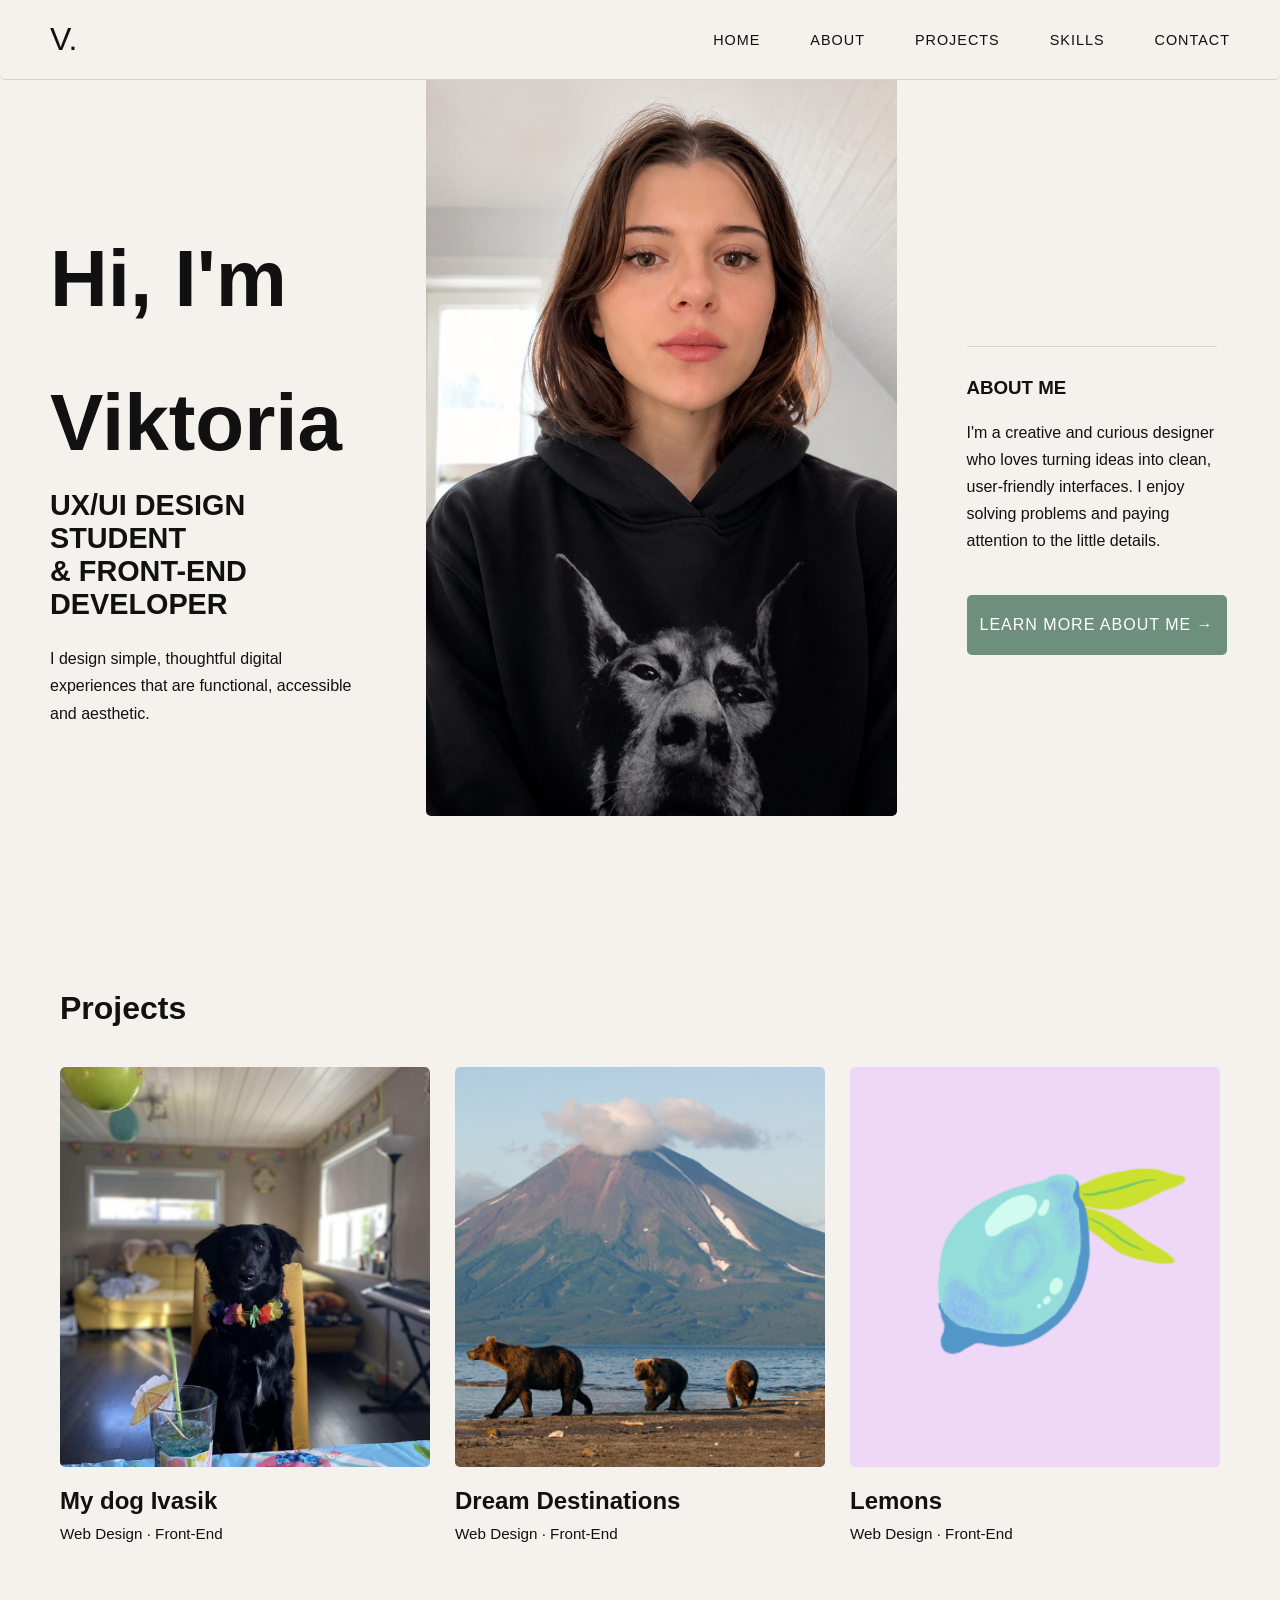
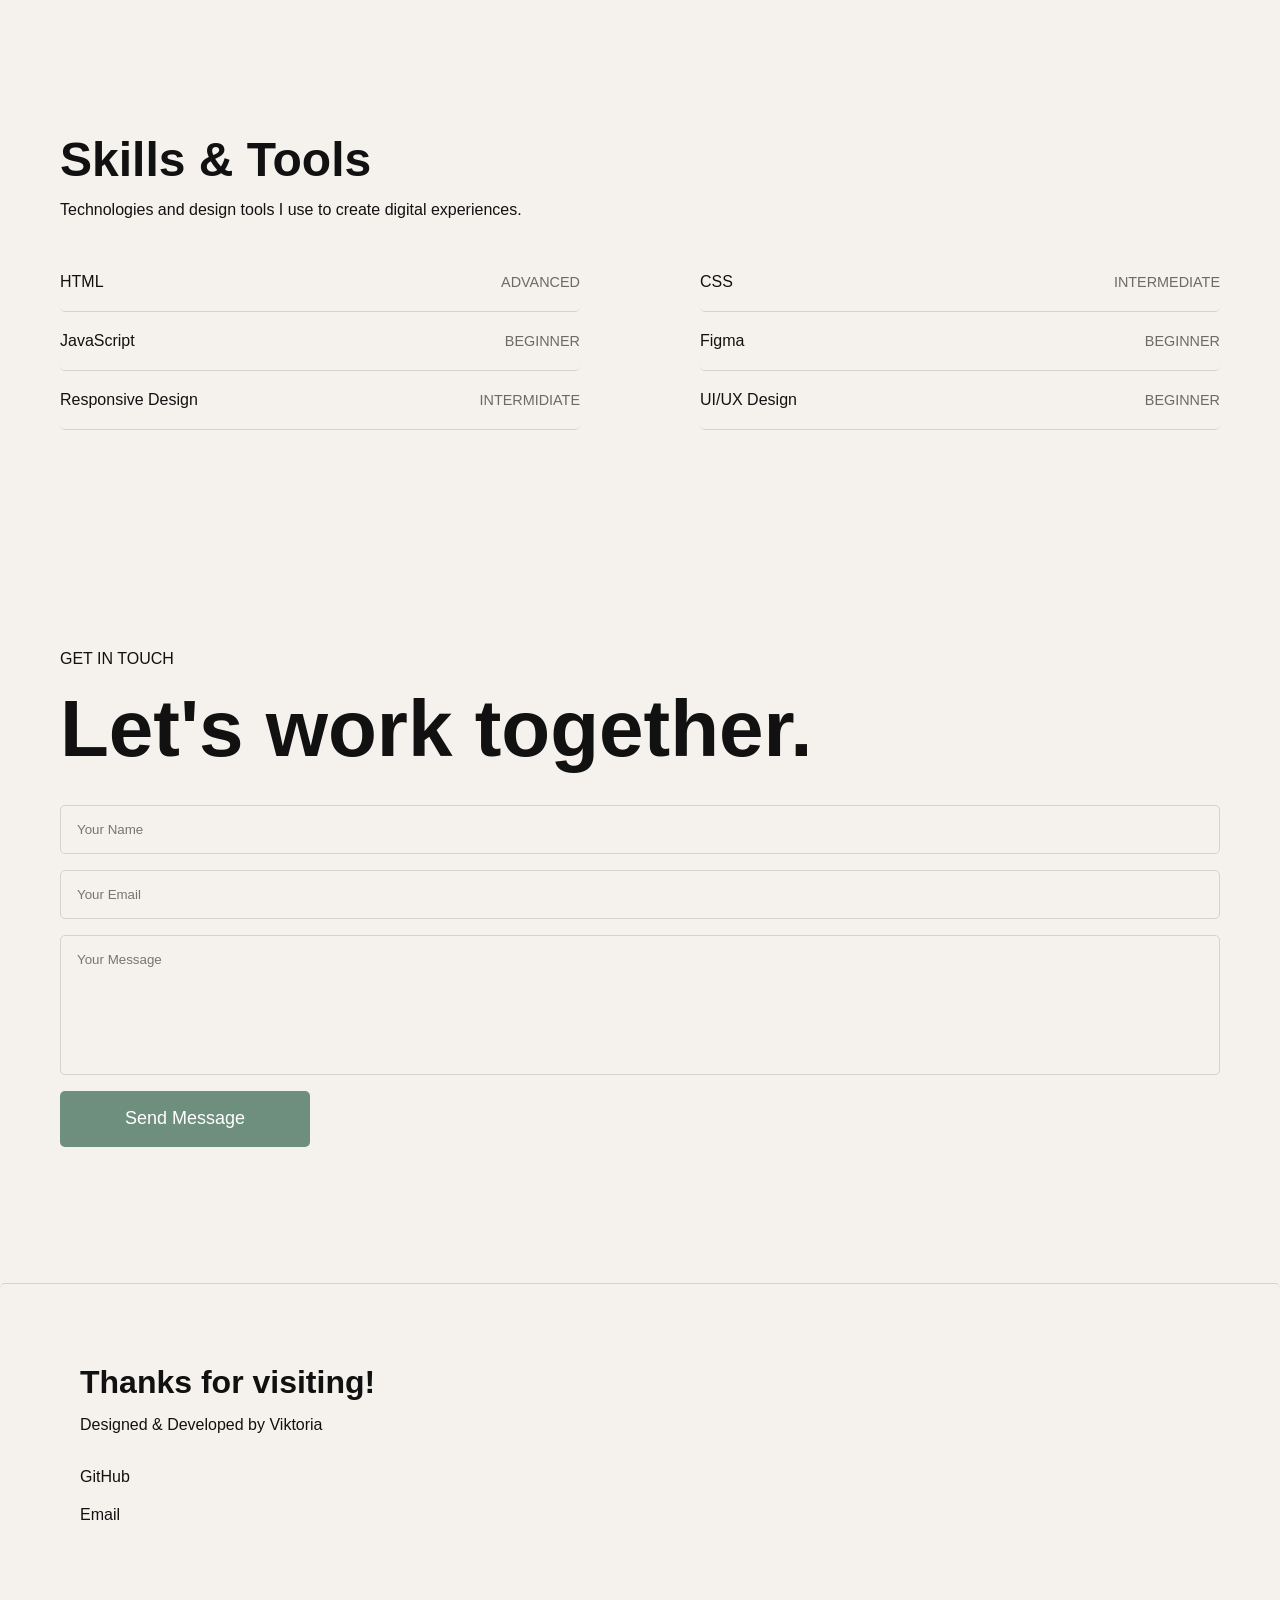
<file: index.html>
<!DOCTYPE html>
<html lang="en">
<head>
    <meta charset="UTF-8">
    <meta name="viewport" content="width=device-width, initial-scale=1.0">
    <title>My Portfolio</title>
    <link rel="stylesheet" href="styles.css">
</head>
<body>
    <header class="navbar">
        <a href="index.html" class="logo">V.</a>
        <nav class="desktop-nav" aria-label="Primary navigation">
            <a href="index.html">Home</a>
            <a href="about.html">About</a>
            <a href="index.html#projects">Projects</a>
            <a href="index.html#skills">Skills</a>
            <a href="index.html#contact">Contact</a>
        </nav>
        <div class="menu-icon" aria-label="Open navigation menu">☰</div>
        <div class="mobile-menu" aria-label="Mobile navigation">
            <button class="close-menu" aria-label="Close navigation menu">✕</button>
            <a href="index.html">Home</a>
            <a href="about.html">About</a>
            <a href="index.html#projects">Projects</a>
            <a href="index.html#skills">Skills</a>
            <a href="index.html#contact">Contact</a>
        </div>
    </header>
    <main>
        <section id="home" class="hero">
            <div class="hero-left">
                <h1>
                    Hi, I'm
                    <br>
                    <br>
                    Viktoria
                </h1>
                <h2>
                    UX/UI DESIGN STUDENT<br>
                    & FRONT-END DEVELOPER
                </h2>
                <p>
                    I design simple, thoughtful digital experiences
                    that are functional, accessible and aesthetic.
                </p>
            </div>
            <div class="hero-image">
                <img src="images/profile.png" alt="A profile picture of me">
            </div>
            <div class="hero-right">
                <div class="line"></div>
                <h3>ABOUT ME</h3>
                <p>
                    I'm a creative and curious designer who loves
                    turning ideas into clean, user-friendly interfaces.
                    I enjoy solving problems and paying attention to
                    the little details.
                </p>
                <a href="about.html" class="about-btn">
                    Learn More About Me →
                </a>
            </div>
        </section>
        <section id="projects" class="projects">
            <div class="projects-header">
                <h2>Projects</h2>
            </div>
            <div class="projects-grid">
                <article class="project-card" onclick="window.open('https://vikrei.github.io/dog-website/', '_blank')">
                    <img src="images/project1.png" alt="Picture of my dog Ivasik">
                    <div class="project-info">
                        <h3>My dog Ivasik</h3>
                        <p>Web Design · Front-End</p>
                    </div>
                </article>
                <article class="project-card" onclick="window.open('https://es-d-9661738620260603-019d8218-bced-7a7c-9b82-9750564d0180.codepen.dev/', '_blank')">
                    <img src="images/project2.png" alt="Picture of brown bears with volcano in the background">
                    <div class="project-info">
                        <h3>Dream Destinations</h3>
                        <p>Web Design · Front-End</p>
                    </div>
                </article>
                <article class="project-card" onclick="window.open('https://codepen.io/Victoria-Rein/full/QwEgPPG', '_blank')">
                    <img src="images/project3.png" alt="Illustration of a blue lemon">  
                    <div class="project-info">
                        <h3>Lemons</h3>
                        <p>Web Design · Front-End</p>
                    </div>
                </article>
            </div>
        </section>
        <section id="skills" class="skills">
            <div class="skills-header">
                <h2>Skills & Tools</h2>
                <p>Technologies and design tools I use to create digital experiences.</p>
            </div>
            <div class="skills-grid">
                <div class="skill-item">
                    <span>HTML</span>
                    <span>Advanced</span>
                </div>
                <div class="skill-item">
                    <span>CSS</span>
                    <span>Intermediate</span>
                </div>
                <div class="skill-item">
                    <span>JavaScript</span>
                    <span>Beginner</span>
                </div>
                <div class="skill-item">
                    <span>Figma</span>
                    <span>Beginner</span>
                </div>
                <div class="skill-item">
                    <span>Responsive Design</span>
                    <span>Intermidiate</span>
                </div>
                <div class="skill-item">
                    <span>UI/UX Design</span>
                    <span>Beginner</span>
                </div>
            </div>
        </section>
        <section id="contact" class="contact">
            <p class="contact-small">GET IN TOUCH</p>
            <h2>Let's work together.</h2>
            <form id="contactForm" class="contact-form">
                <input type="text" id="name" placeholder="Your Name">
                <input type="email" id="email" placeholder="Your Email">
                <textarea id="message" placeholder="Your Message"></textarea>
                <button type="submit">Send Message</button>
                <p id="formMessage"></p>
            </form>
        </section>
    </main>
    <footer class="footer">
        <div class="footer-info">
            <h2>Thanks for visiting!</h2>
            <p>Designed & Developed by Viktoria</p>
        </div>
        <div class="footer-links">
            <a href="https://github.com/vikrei">GitHub</a>
            <a href="mailto:reinviktorija@gmail.com">Email</a>
        </div>
    </footer>
    <script src="script.js"></script>
</body>
</html>
</file>
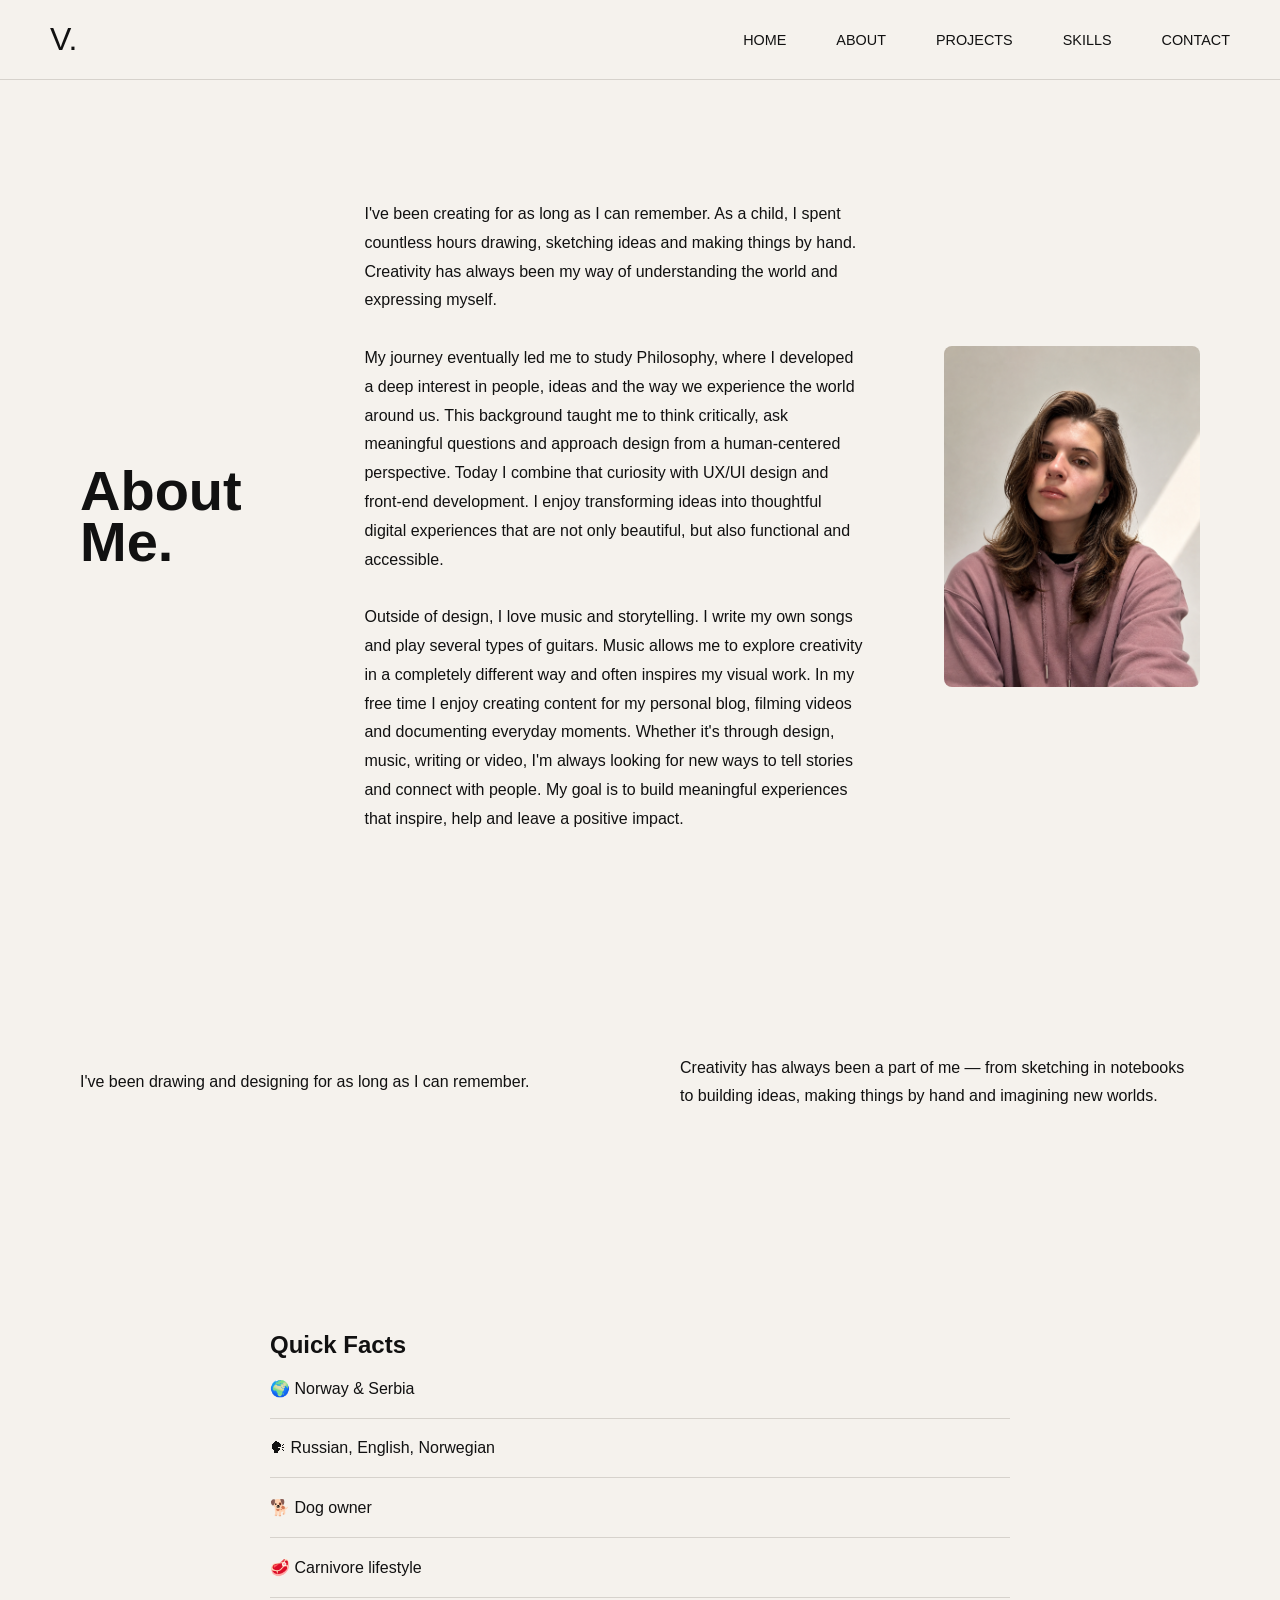
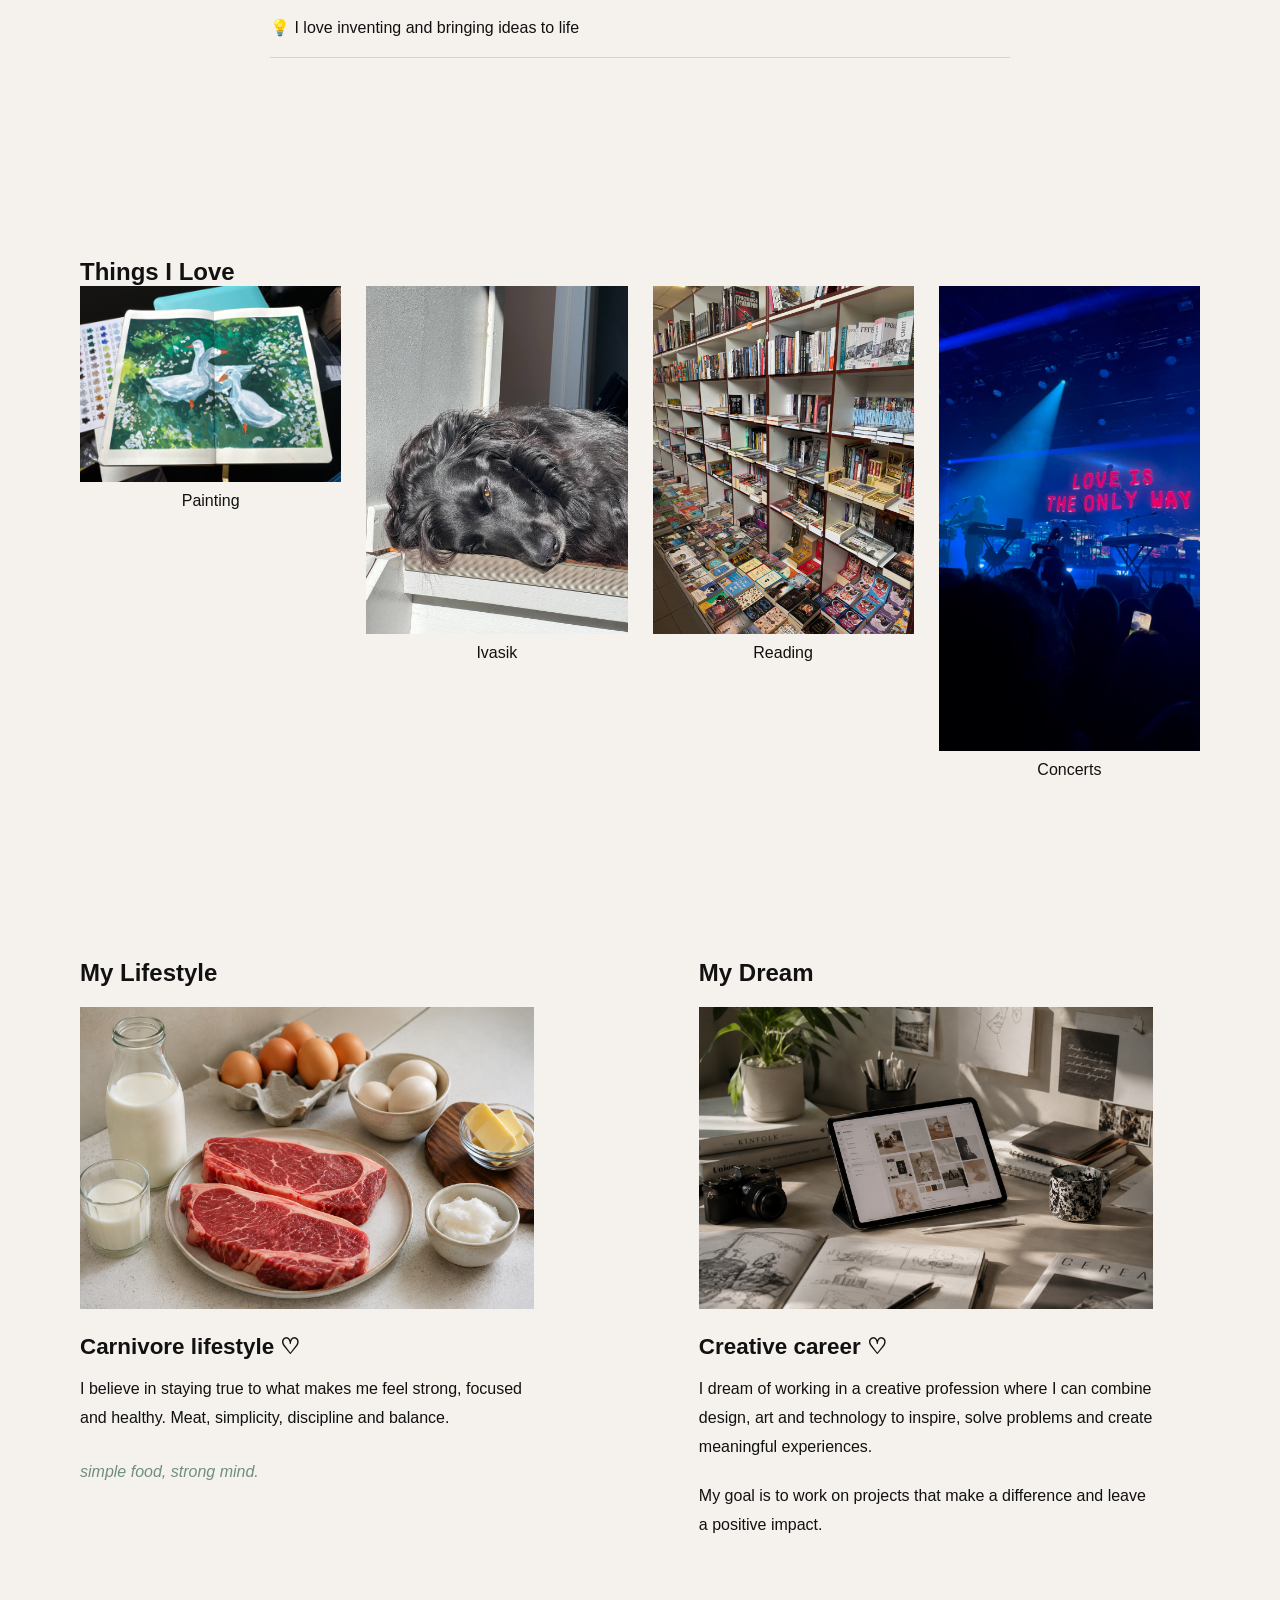
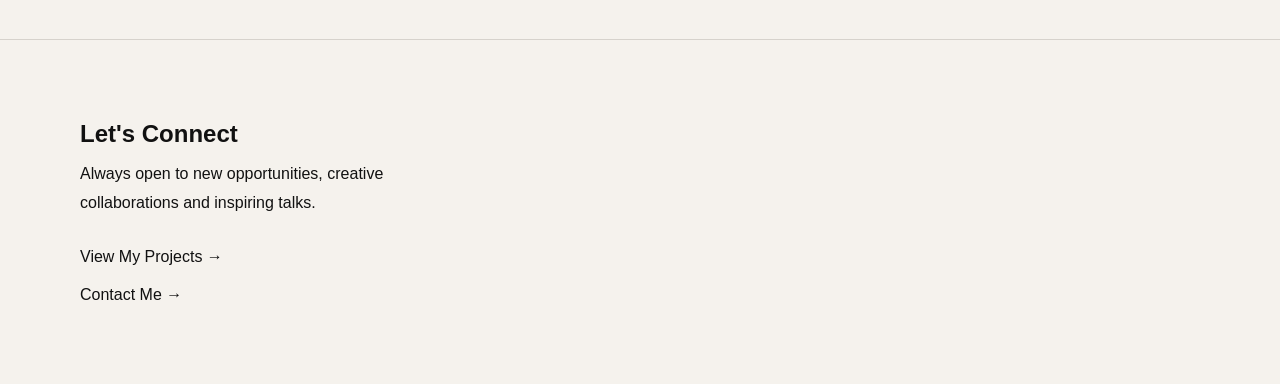
<file: about.html>
<!DOCTYPE html>
<html lang="en">
<head>
    <meta charset="UTF-8">
    <meta name="viewport" content="width=device-width, initial-scale=1.0">
    <title>About Me</title>
    <meta name="description"
    content="Portfolio website of Viktoria Rein, UX/UI design student and front-end developer.">
    <link rel="stylesheet" href="about.css">
</head>
<body>
    <header class="navbar">
        <a href="index.html" class="logo">V.</a>
        <nav class="desktop-nav" aria-label="Primary navigation">
            <a href="index.html">Home</a>
            <a href="about.html">About</a>
            <a href="index.html#projects">Projects</a>
            <a href="index.html#skills">Skills</a>
            <a href="index.html#contact">Contact</a>
        </nav>
        <div class="menu-icon" aria-label="Open navigation menu">☰</div>
        <div class="mobile-menu" aria-label="Mobile navigation">
            <button class="close-menu" aria-label="Close navigation menu">✕</button>
            <a href="index.html">Home</a>
            <a href="about.html">About</a>
            <a href="index.html#projects">Projects</a>
            <a href="index.html#skills">Skills</a>
            <a href="index.html#contact">Contact</a>
        </div>
    </header>
    <main class="about-page">
        <section class="about-hero">
            <div class="about-title">
                <h1>
                    About<br>
                    Me.
                </h1>
            </div>
            <p class="about-text">
                I've been creating for as long as I can remember.
                As a child, I spent countless hours drawing, sketching ideas and making things by hand. Creativity has always been my way of understanding the world and expressing myself.
                <br>
                <br>
                My journey eventually led me to study Philosophy, where I developed a deep interest in people, ideas and the way we experience the world around us. This background taught me to think critically, ask meaningful questions and approach design from a human-centered perspective.
                Today I combine that curiosity with UX/UI design and front-end development. I enjoy transforming ideas into thoughtful digital experiences that are not only beautiful, but also functional and accessible.
                <br>
                <br>    
                Outside of design, I love music and storytelling. I write my own songs and play several types of guitars. Music allows me to explore creativity in a completely different way and often inspires my visual work.
                In my free time I enjoy creating content for my personal blog, filming videos and documenting everyday moments. Whether it's through design, music, writing or video, I'm always looking for new ways to tell stories and connect with people.
                My goal is to build meaningful experiences that inspire, help and leave a positive impact.
            </p>
            <div class="about-photo">   
                <img src="images/about-photo.png" alt="A photo of me">
            </div>
        </section>
        <section class="story">
            <p>
            I've been drawing and designing for as long as I can remember.
            </p>
            <p>
            Creativity has always been a part of me —
            from sketching in notebooks to building ideas,
            making things by hand and imagining new worlds.
            </p>
        </section>
        <section class="facts">
            <h2>Quick Facts</h2>
            <div class="fact">
            🌍 Norway & Serbia
            </div>
            <div class="fact">
            🗣 Russian, English, Norwegian
            </div>
            <div class="fact">
            🐕 Dog owner
            </div>
            <div class="fact">
            🥩 Carnivore lifestyle
            </div>
            <div class="fact">
            💡 I love inventing and bringing ideas to life
            </div>
        </section>
        <section class="love">
            <h2>Things I Love</h2>
            <div class="love-grid">
                <div class="love-card">
                    <img src="images/painting.jpg" alt="A painting of 3 geese on grass using gouache">
                    <p>Painting</p>
                </div>
                <div class="love-card">
                    <img src="images/my-dog.jpg" alt="a picture of my dog, a black mutt laying on the staircase">
                    <p>Ivasik</p>
                </div>
                <div class="love-card">
                    <img src="images/reading.jpg" alt="a picture of bookshelves in a bookstore">
                    <p>Reading</p>
                </div>
                <div class="love-card">
                    <img src="images/concerts.jpg" alt="a picture of a concert stage and crowd">
                    <p>Concerts</p>
                </div>
            </div>
        </section>
        <section class="lifestyle">
            <div class="section-title">
            <h2>My Lifestyle</h2>
            </div>
            <img src="images/carnivore.png" alt="picture of 2 steaks, eggs, milk, and butter in uncooked state">
            <h3>Carnivore lifestyle ♡</h3>
            <p>
                I believe in staying true to what makes me feel strong,
                focused and healthy. Meat, simplicity, discipline and balance.
            </p>
            <p class="quote">
                simple food, strong mind.
            </p>
        </section>
        <section class="dream">
            <div class="section-title">
            <h2>My Dream</h2>
            </div>
            <img src="images/workspace.png" alt="Creative workspace">
            <h3>Creative career ♡</h3>
            <p>
                I dream of working in a creative profession where I can combine
                design, art and technology to inspire, solve problems and create meaningful experiences.
            </p>
            <p>
                My goal is to work on projects that make a difference and leave a positive impact.
            </p>
        </section>
    </main>
    <footer class="about-footer">
        <div class="footer-info">
            <h3>Let's Connect</h3>
            <p>
                Always open to new opportunities,
                creative collaborations and inspiring talks.
            </p>
        </div>
        <div class="footer-links">
            <a href="index.html#projects">View My Projects →</a>
            <a href="index.html#contact">Contact Me →</a>
        </div>
    </footer>
    <script src="script.js"></script>
</body>
</html>
</file>
<file: styles.css>
*{
    margin:0;
    padding:0;
    box-sizing:border-box;
    border-radius: 5px;
}

:root{
    --bg:#f5f2ed;
    --text:#111;
    --accent:#6f8f7e;
    --border:#d6d2cc;
}

body{
    background:var(--bg);
    color:var(--text);
    font-family:Arial,sans-serif;
}

a{
text-decoration:none;
color:inherit;
}

                                                /* NAVBAR */

.navbar{
    height:80px;
    padding:0 24px;
    display:flex;
    justify-content:space-between;
    align-items:center;
    border-bottom:1px solid var(--border);
}

.desktop-nav{
    display:none;
}

.logo{
    font-size:2rem;
}

.logo,
.logo:visited{
color:var(--text);
text-decoration:none;
}

.menu-icon{
    font-size:2rem;
}

                                            /* MOBILE MENU */

.mobile-menu{
    position:fixed;

    top:0;
    left:0;

    width:100%;
    height:100vh;

    background-image:url(images/menu-bg.png);
    background-size:cover;
    background-position:center;
    background-repeat:no-repeat;

    display:flex;
    flex-direction:column;
    justify-content:center;
    align-items:center;

    gap:35px;

    z-index:9999;

    opacity:0;
    visibility:hidden;

    transition:0.3s;
}

.mobile-menu.active{
    opacity:1;
    visibility:visible;
}

.mobile-menu a{
    text-decoration:none;
    color:var(--text);

    font-size:2rem;
    text-transform:uppercase;
}

.close-menu{
    position:absolute;

    top:30px;
    right:30px;

    border:none;
    background:none;

    font-size:2.5rem;

    cursor:pointer;
}

                                                /* HERO */

.hero{
    display:flex;
    flex-direction:column;
}

.hero-left{
    padding:40px 24px;
}

.hero-left h1{
    font-size:4rem;
    line-height:0.9;
    margin-bottom:30px;
}

.hero-left h2{
    font-size:1.4rem;
    margin-bottom:24px;
}

.hero-left p{
    line-height:1.7;
    margin-bottom:30px;
}

.hero-btn{
    display:flex;
    align-items:center;
    justify-content:center;

    width:100%;
    height:60px;

    background:var(--accent);
    color:white;

    text-decoration:none;
}

.hero-image{
    display:none;
}

.hero-right{
    padding:40px 24px;
}

.line{
    width:100%;
    height:1px;
    background:var(--border);
    margin-bottom:30px;
}

.hero-right h3{
    margin-bottom:20px;
}

.hero-right p{
    line-height:1.7;
}

.about-btn{

display:inline-flex;
align-items:center;
justify-content:center;

width:260px;
height:60px;

background:var(--accent);

color:white;

text-decoration:none;

text-transform:uppercase;

letter-spacing:1px;

margin-top:40px;

transition:0.3s;

}

.about-btn:hover{

opacity:0.85;

}

                                            /* PROJECTS */

.projects{
    padding:60px 24px;
}

.projects-header{
    margin-bottom:30px;
}

.projects-header h2{
    font-size:2rem;
    margin-bottom:10px;
}

.projects-grid{
    display:flex;
    flex-direction:column;
    gap:24px;
}

.project-card{
    position:relative;
    overflow:hidden;
    cursor:pointer;
}

.project-card img{
    width:100%;
    height:220px;

    object-fit:cover;

    display:block;
}

.project-card:hover{
    opacity:0.9;
}

.project-info{
    padding:20px 0;
}

.project-info span{
    display:block;
    margin-bottom:10px;
    opacity:0.6;
}

.project-info h3{
    font-size:1.5rem;
    margin-bottom:10px;
}

.project-info p{
    font-size:0.95rem;
}

                                            /* SKILLS */

.skills{
    padding:60px 24px;
}

.skills-header{
    margin-bottom:30px;
}

.skills-header h2{
    font-size:2rem;
    margin-bottom:10px;
}

.skills-header p{
    line-height:1.6;
}

.skills-grid{
    display:flex;
    flex-direction:column;
}

.skill-item{
    display:flex;
    justify-content:space-between;
    align-items:center;

    padding:20px 0;

    border-bottom:1px solid var(--border);
}

.skill-item span:first-child{
    font-weight:500;
}

.skill-item span:last-child{
    opacity:0.6;
    font-size:0.9rem;
    text-transform:uppercase;
}

                                            /* CONTACT */

.contact{
    padding:60px 24px;
}

.contact-small{
    margin-bottom:15px;
}

.contact h2{
    font-size:2.2rem;
    margin-bottom:30px;
}

.contact-form{
    display:flex;
    flex-direction:column;
    gap:16px;
}

.contact-form input,
.contact-form textarea{
    width:100%;
    padding:16px;
    border:1px solid var(--border);
    background:transparent;
    font-family:inherit;
}

.contact-form textarea{
    min-height:140px;
    resize:none;
}

.contact-form button{
    width:100%;
    height:56px;

    border:none;

    background:var(--accent);
    color:white;

    cursor:pointer;

    transition:0.3s;
}

.contact-form button:hover{
    opacity:0.85;
}

                                            /* FOOTER */

.footer{

    padding:60px 24px;

    border-top:1px solid var(--border);

    display:flex;

    flex-direction:column;

    gap:30px;

}

.footer-info h2{

    font-size:2rem;

    margin-bottom:10px;

}

.footer-info p{

    line-height:1.7;

}

.footer-links{

    display:flex;

    flex-direction:column;

    gap:12px;

}

.footer-links a{

    color:var(--text);

}

                                            /* MEDIA QUERIES */

@media (min-width:1024px){

    main{
        padding-top:80px;
    }

    .desktop-nav{
        display:flex;
        gap:50px;
        margin-left:auto;
    }

    .desktop-nav a{
        text-decoration:none;
        color:var(--text);
        text-transform:uppercase;
        font-size:0.9rem;
        letter-spacing:1px;
    }

    .desktop-nav a:hover{
        color:var(--accent);
    }

    .menu-icon{
        display:none;
    }

    .navbar{
        position:fixed;

        top:0;
        left:0;

        width:100%;

        display:flex;

        align-items:center;

        padding:0 50px;

        background:var(--bg);

        border-bottom:1px solid var(--border);

        z-index:1000;

    }

    .menu-icon{
        display:none;
    }

    .logo{
        font-size:2rem;
    }

                                                /* HERO */

    .hero{
        display:grid;
        grid-template-columns:minmax(0,0.95fr) minmax(320px,1.1fr) minmax(0,0.85fr);
        gap: 20px;
    }

    .hero-image{
        display:block;
    }

    .hero-image img{
        max-width:100%;
        max-height:100%;
        transform: translateY(-100px);
        object-fit: contain;

        object-position:center center;
    }

    .hero-left{
        display:flex;
        flex-direction:column;
        justify-content:center;

        padding:0 50px;
    }

    .hero-left h1{
        font-size:clamp(5rem,6vw,7rem);
    }

    .hero-left h2{
        font-size:1.8rem;
    }

    .hero-left p{
        max-width:500px;
    }

    .hero-right{
        display:flex;
        flex-direction:column;
        justify-content:center;
        padding:0 50px;
    }

    .line{
        width:250px;
    }

                                                    /* PROJECTS */

    .projects{
        padding:70px 60px;
    }

    .projects-header{
        display:flex;
        justify-content:space-between;
        align-items:center;
    }

    .projects-grid{
        display:grid;
        grid-template-columns:repeat(3,1fr);
        gap:25px;
    }

    .project-card img{
        height:400px;
    }

                                                /* SKILLS */

    .skills{
        padding:100px 60px;
    }

    .skills-header h2{
        font-size:3rem;
    }

    .skills-grid{
        display:grid;
        grid-template-columns:1fr 1fr;
        column-gap:120px;
    }

                                                /* CONTACT */

    .contact{
        padding:120px 60px;
    }

    .contact h2{
        font-size:5rem;
    }

    .contact-form button{
        width:250px;
        font-size: 18px;
    }

                                                    /* FOOTER */

    .footer{
        display:flex;
        justify-content:space-between;
        align-items:flex-start;
        padding:80px;
    }

    .footer-links{
        display:flex;
        flex-direction:column;
        gap:20px;
    }
}
</file>
<file: about.css>
*{
    margin:0;
    padding:0;
    box-sizing:border-box;
}

:root{
    --bg:#f5f2ed;
    --text:#111;
    --accent:#6f8f7e;
    --border:#d6d2cc;
}

body{
    background:var(--bg);
    color:var(--text);
    font-family:Arial,sans-serif;
}

                                                /* NAVBAR */

.navbar{
    height:80px;
    padding:0 24px;
    display:flex;
    justify-content:space-between;
    align-items:center;
    border-bottom:1px solid var(--border);
}

nav{
    display:none;
}

.logo{
    font-size:2rem;
}

.logo,
.logo:visited{
color:var(--text);
text-decoration:none;
}

.menu-icon{
    font-size:2rem;
}

                                            /* MOBILE MENU */

.desktop-nav{
display:none;
}

.mobile-menu{
    position:fixed;

    top:0;
    left:0;

    width:100%;
    height:100vh;

    background-image:url(images/menu-bg.png);
    background-size:cover;
    background-position:center;
    background-repeat:no-repeat;

    display:flex;
    flex-direction:column;
    justify-content:center;
    align-items:center;

    gap:35px;

    z-index:9999;

    opacity:0;
    visibility:hidden;

    transition:0.3s;
}

.mobile-menu.active{
    opacity:1;
    visibility:visible;
}

.mobile-menu a{
    text-decoration:none;
    color:var(--text);

    font-size:2rem;
    text-transform:uppercase;
}

.close-menu{
    position:absolute;

    top:30px;
    right:30px;

    border:none;
    background:none;

    font-size:2.5rem;

    cursor:pointer;
}

                                    /* HERO */

.about-hero{
    padding:40px 24px;
}

.about-photo img{
    width:100%;
    max-width:280px;

    display:block;

    margin:30px auto;

    border-radius:8px;
}

.about-hero h1{
    font-size:3.5rem;
    line-height:0.9;
}

                                    /* STORY */

.story{
    padding:60px 24px;
}

.story h2{
    margin-bottom:20px;
}

.story p{
    line-height:1.8;
    margin-bottom:20px;
}

.story img{
    width:100%;
    margin:30px 0;
}

.story-quote{
    font-style:italic;
    font-size:1.4rem;
}

                                    /* FACTS */

.facts{
    padding:60px 24px;
}

.fact{
    padding:20px 0;
    border-bottom:1px solid var(--border);
}

                                    /* LOVE */

.love{
    padding:60px 24px;
}

.love-grid{
    display:grid;
    grid-template-columns:1fr 1fr;
    gap:15px;
}

.love-card img{
    width:100%;
    display:block;
}

.love-card p{
    text-align:center;
    margin-top:10px;
}

/* MEDIA QUERIES */

@media (min-width:1024px){

.mobile-menu{
    display:none;
}

}   

                                /* LIFESTYLE */

.lifestyle{
    padding:60px 24px;
}

.lifestyle img{
    width:100%;
    margin:20px 0;
}

.lifestyle h3{
    font-size:1.4rem;
    margin-bottom:15px;
}

.lifestyle p{
    line-height:1.8;
}

.quote{
    margin-top:25px;
    font-style:italic;
    color:var(--accent);
}

                                    /* DREAM */

.dream{
    padding:60px 24px;
}

.dream img{
    width:100%;
    margin:20px 0;
}

.dream h3{
    font-size:1.4rem;
    margin-bottom:15px;
}

.dream p{
    line-height:1.8;
    margin-bottom:20px;
}

                                    /* BANNER */

.about-banner{
    background:var(--accent);

    color:white;

    padding:30px 20px;

    text-align:center;

    display:flex;
    flex-direction:column;
    gap:15px;
}

.about-banner p{
    font-size:1.1rem;
    line-height:1.6;
}

                                    /* FOOTER */

.about-footer{

    padding:60px 24px;

    border-top:1px solid var(--border);

    display:flex;

    flex-direction:column;

    gap:30px;

}

.footer-info h3{

    margin-bottom:12px;

    font-size:1.5rem;

}

.footer-info p{

    line-height:1.8;

}

.footer-links{

    display:flex;

    flex-direction:column;

    gap:15px;

}

.footer-links a{

    text-decoration:none;

    color:var(--text);

    font-weight:500;

}

.footer-links a:hover{

    color:var(--accent);

}

                                                        /* MEDIA QUERIES */

@media (min-width:1024px){

.menu-icon{

    display:none;

}

.navbar{

    position:fixed;

    top:0;
    left:0;

    width:100%;

    height:80px;

    display:flex;

    align-items:center;

    padding:0 50px;

    background:var(--bg);

    border-bottom:1px solid var(--border);

    z-index:1000;

}

.desktop-nav{

    display:flex;

    gap:50px;

    margin-left:auto;

}

.desktop-nav a{

    text-decoration:none;

    color:var(--text);

    text-transform:uppercase;

    font-size:0.9rem;

}

.desktop-nav a:hover{

    color:var(--accent);

}

.about-page{

max-width:1400px;

margin:0 auto;

padding-top:80px;

}

.about-hero{

display:grid;

grid-template-columns: 0.8fr 500px 1fr;

gap:80px;

align-items:center;

padding:120px 80px;

}

.about-hero img{

width:500px;

max-width:100%;

justify-self:center;

}

.about-title{
    align-self:center;
}

.about-photo{
    display:flex;
    justify-content:center;
}

.about-photo img{
    width:500px;
    max-width:100%;
}

.about-text{
    max-width:500px;
    line-height:1.8;
}

.story{

display:grid;

grid-template-columns:1fr 1fr;

gap:80px;

align-items:center;

padding:100px 80px;

}

.facts{

max-width:900px;

margin:0 auto;

padding:100px 80px;

}

.love{

padding:100px 80px;

}

.love-grid{

display:grid;

grid-template-columns:repeat(4,1fr);

gap:25px;

}

.lifestyle,
.dream{

width:48%;

display:inline-block;

vertical-align:top;

padding:80px;

}

                                                /* FOOTER */

.about-footer{

    display:flex;

    justify-content:space-between;

    align-items:flex-start;

    padding:80px;

}

.footer-info{

    max-width:400px;

}

.footer-links{

    display:flex;

    flex-direction:column;

    gap:20px;

}

}
</file>
